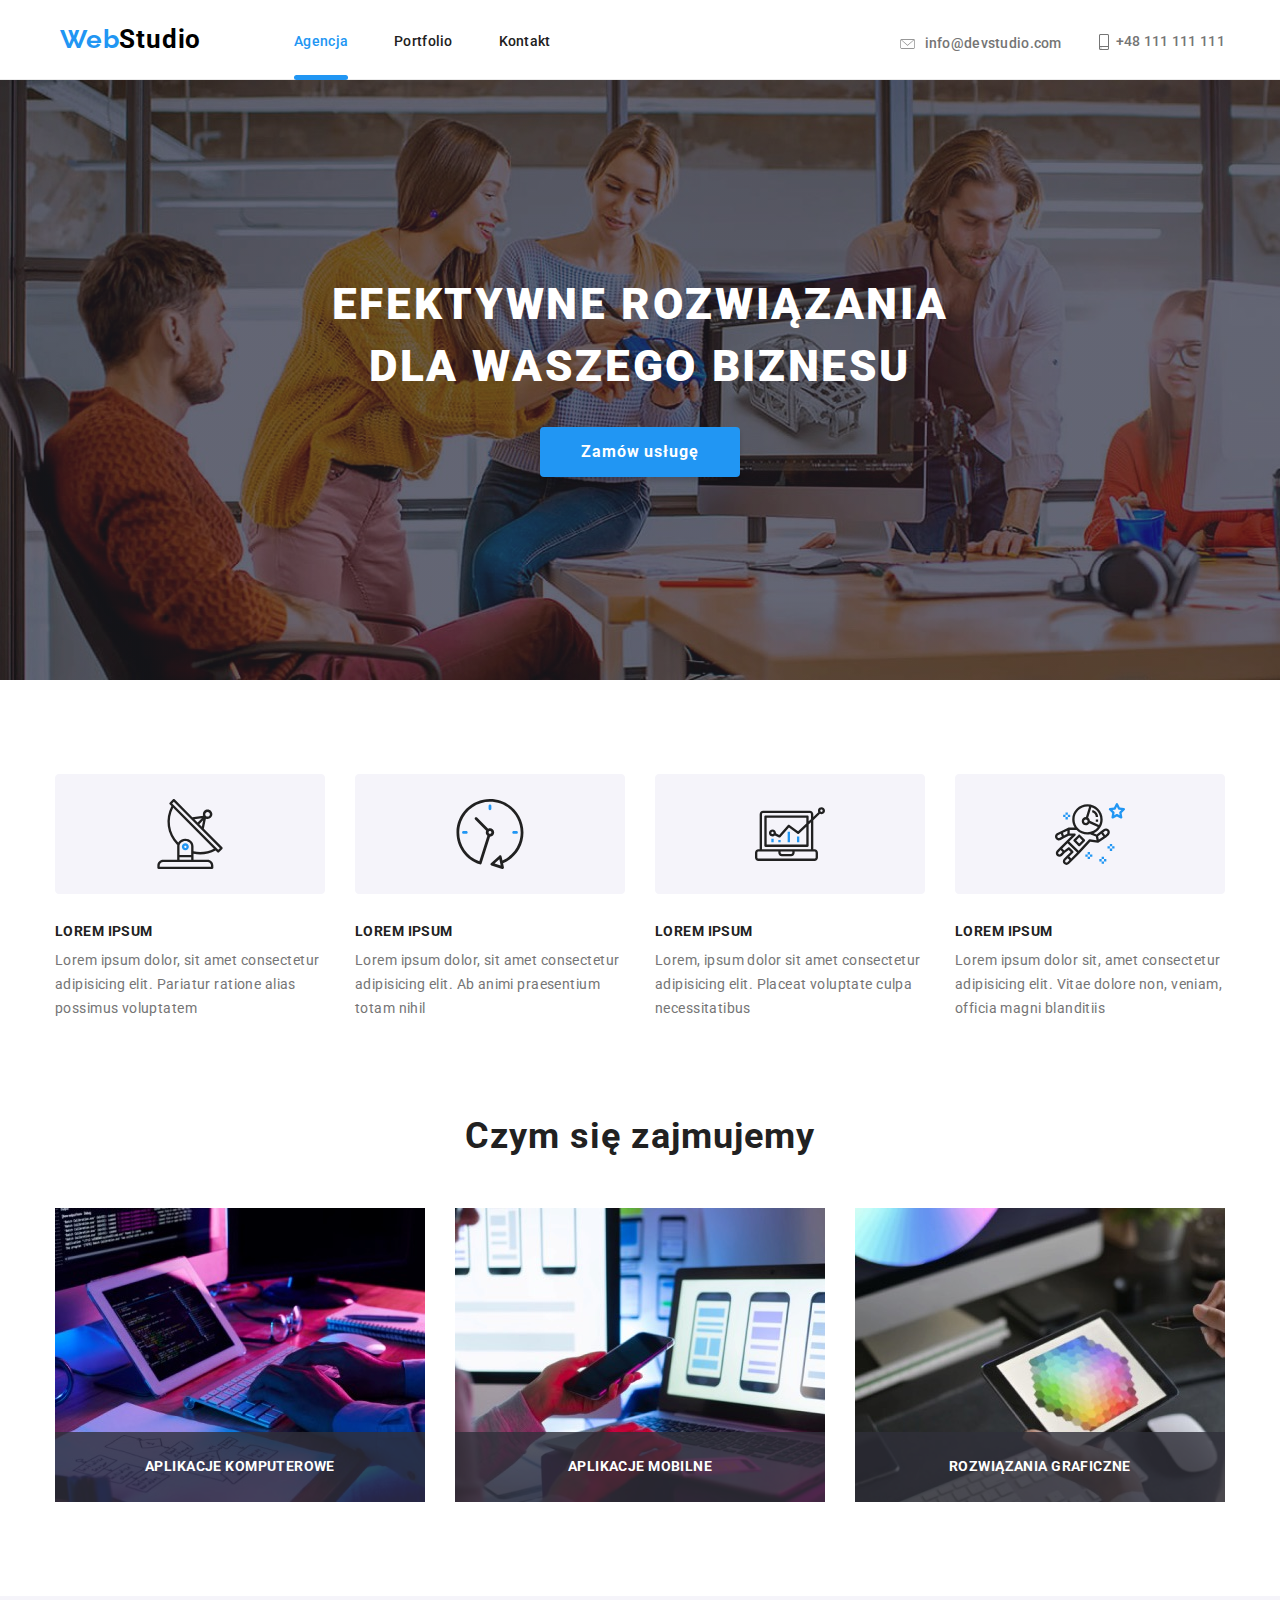
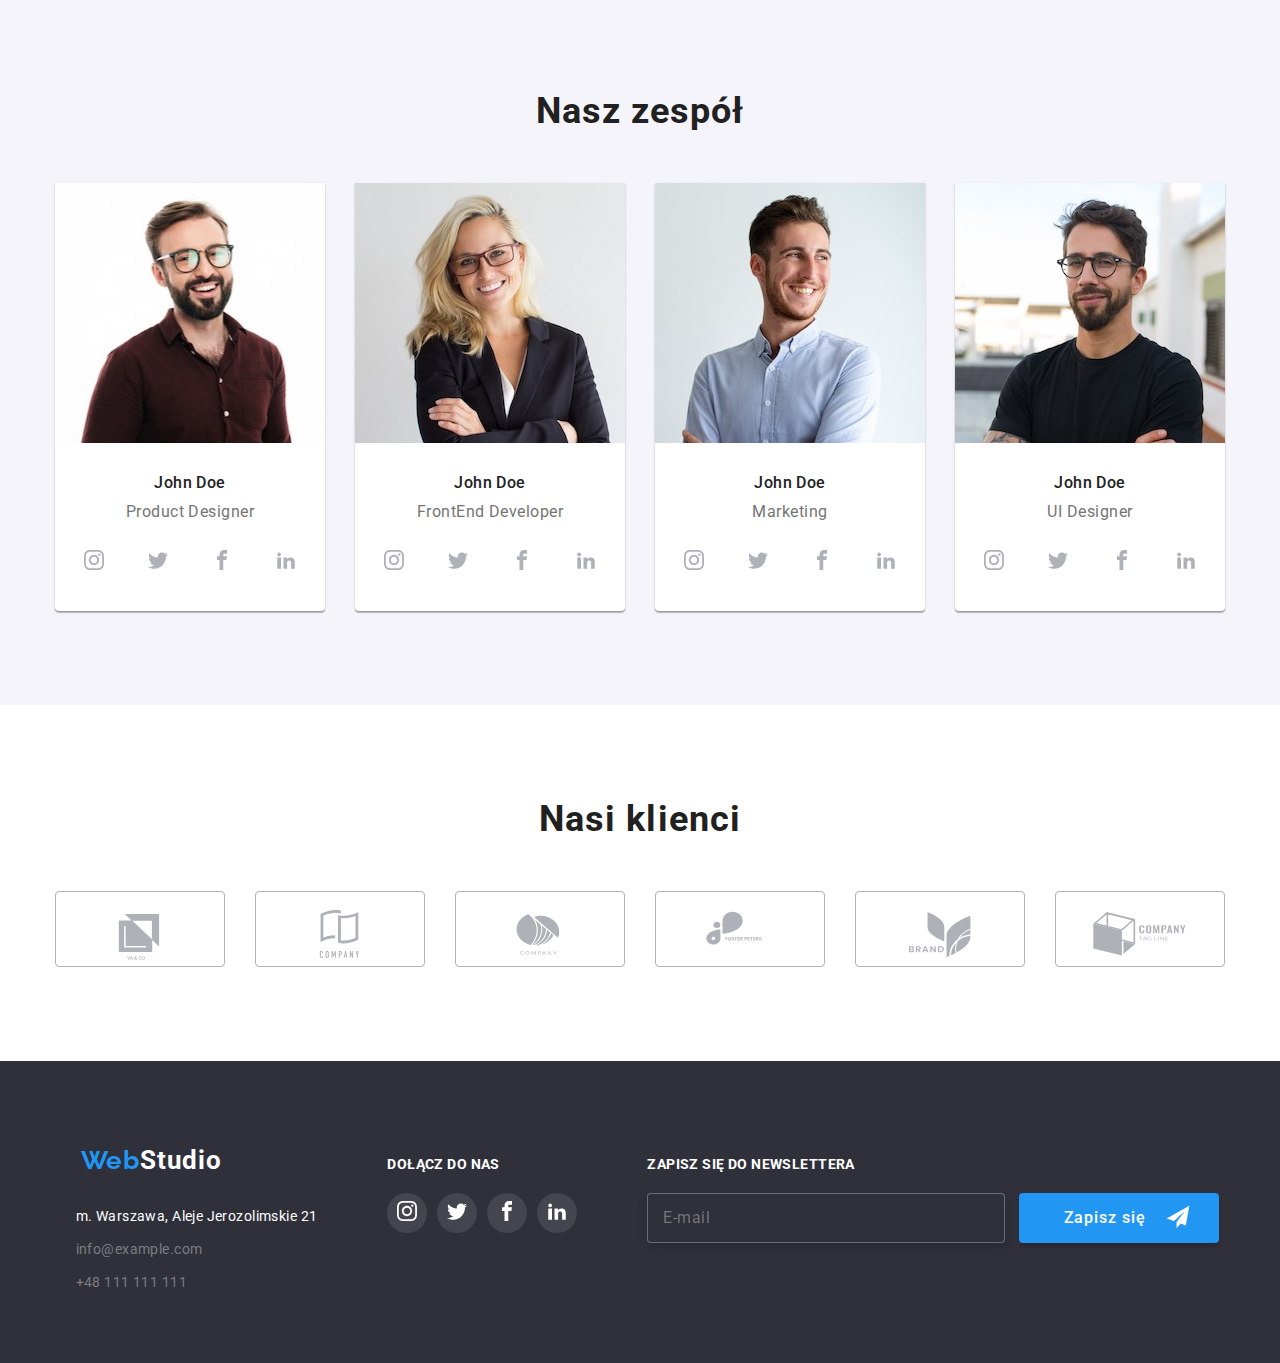
<file: index.html>
<!DOCTYPE html>
<html lang="pl">

<head>
    <meta charset="utf-8">
    <meta http-equiv="X-UA-Compatible" content="IE=edge">
    <meta name="viewport" content="width=device-width, initial-scale=1.0">
    <link rel="stylesheet" href="https://cdnjs.cloudflare.com/ajax/libs/modern-normalize/1.0.0/modern-normalize.min.css">
    <link rel="preconnect" href="https://fonts.googleapis.com"> 
    <link rel="preconnect" href="https://fonts.gstatic.com" crossorigin> 
    <link href="https://fonts.googleapis.com/css2?family=Anek+Latin:wght@700&family=Raleway:wght@700&family=Roboto:wght@400;500;700;900&display=swap" rel="stylesheet">
    <link rel="stylesheet" href="css/main.min.css">
    <title>WebStudio</title>
</head>

<body class="body">
    
    <!--HEADER-->

    <header class="header">
        <div class="container header__links">
            <a class="logo" href="index.html" target="_self"><span class="logo__link">Web</span>Studio</a>
            <nav class="nav">    
                <ul class="nav-list list">
                    <li>
                        <a class="nav-list__item nav-list__item--active" href="index.html">Agencja</a>
                    </li>
                    <li>
                        <a class="nav-list__item" href="portfolio.html" target="_self">Portfolio</a>
                    </li>
                    <li>
                        <a class="nav-list__item" href="#">Kontakt</a>
                    </li>
                </ul>
            </nav>
            <div>
                <ul class="contacts list">
                    <li> 
                        <a class="contacts__link" href="mailto:info@devstudio.com">
                            <svg class="icon contacts__icon" width="25" height="20" viewBox="0 0 25 20">
                                <use href="./images/icons.svg#icon-mail-envelope-closed"></use>
                            </svg>
                            info@devstudio.com
                        </a>
                    </li>
                    <li>
                        <a class="contacts__link" href="tel:+48111111111"> 
                            <svg class="icon contacts__icon" width="20" height="16" viewBox="0 0 20 16">
                                <use href="./images/icons.svg#icon-smartphone"></use>
                            </svg>
                            +48 111 111 111
                        </a>
                    </li>
                </ul>
            </div>
        </div>
    </header>

    <!--GŁÓWNA ZAWARTOŚĆ STRONY-->
    
    <main>
        <section class="solution section">
            <div class="container">
                <h1 class="solution__header">EFEKTYWNE ROZWIĄZANIA DLA WASZEGO BIZNESU</h1>
                <button class="solution-button" type="button"data-modal-open>Zamów usługę </button>
                <div class="modal is-hidden" data-modal>
                    <section class="modal__content">
                        <button class="modal-exit" data-modal-close>X</button>
                        <h2 class="modal__title">Zostaw swoje dane w formularzu poniżej</h2>
                        <form name="signup-form" autocomplete="on">
                            <label>
                                <span class="modal__text">Imię</span>
                                <input type="text" name="name" class="modal__box"/>
                                <svg class="modal__name-icon">
                                    <use href="./images/icons.svg#icon-person-black-18dp-1"></use>
                                </svg>
                            </label>
                            <label>
                                <span class="modal__text">Telefon</span>
                                <input type="tel" name="phone" class="modal__box"/>
                                <svg class="modal__phone-icon">
                                    <use href="./images/icons.svg#icon-phone-black-18dp-1"></use>
                                </svg>
                            </label> 
                            <label>
                                <span class="modal__text">Email</span>
                                <input type="email" name="email" class="modal__box"/>
                                <svg class="modal__email-icon">
                                    <use href="./images/icons.svg#icon-email-black-18dp-1"></use>
                                </svg>
                            </label>
                            <label>
                                <span class="modal__text">Komentarz</span>   
                                <textarea name="feedback" rows="6" placeholder="Wprowadź tekst" class="modal__textarea"></textarea>
                            </label>
                            <label class="modal-checkbox">
                                <span class="modal-checkbox__text">Oświadczam iż akceptuję <a href="" class="modal-checkbox__link">Regulamin</a> i <a href="" class="modal-checkbox__link">Politykę Prywatności</a>.</span>
                                <input type="checkbox" name="statut" value="Oświadczam iż akceptuję Regulamin i Politykę Prywatności."/>
                                <span class="checkmark">
                                    <svg class="modal-checkbox__icon" viewbox="0 0 34 32">
                                        <use href="./images/icons.svg#icon-icon-check"></use>
                                    </svg>
                                </span>
                            </label>
                            <div class="modal-button">
                                <button type="submit" class="modal-button__label">Wyślij</button>
                            </div>
                        </form>
                    </section>
                </div>
            </div>
        </section>        

        <section class="lorem section">
            <div class="container">
                <ul class="lorem__list list">
                    <li class="lorem__item">
                        <div class="lorem__icon">
                            <svg width="270" height="120" viewBox="0 0 72 32">
                                <use href="./images/icons.svg#icon-Group-1"></use>
                            </svg>
                        </div>
                        <h4 class="lorem__title">LOREM IPSUM</h4>
                        <p class="lorem__description">
                        Lorem ipsum dolor, sit amet consectetur adipisicing elit. Pariatur ratione alias possimus voluptatem </p>
                    </li>
                    <li class="lorem__item">
                        <div class="lorem__icon">
                            <svg width="270" height="120" viewBox="0 0 72 32">
                                <use href="./images/icons.svg#icon-Group-2"></use>
                            </svg>
                        </div>
                        <h4 class="lorem__title">LOREM IPSUM</h4>
                        <p class="lorem__description">
                        Lorem ipsum dolor, sit amet consectetur adipisicing elit. Ab animi praesentium totam nihil</p>
                    </li>
                    <li class="lorem__item">
                        <div class="lorem__icon">
                            <svg width="270" height="120" viewBox="0 0 72 32">
                                <use href="./images/icons.svg#icon-Group-3"></use>
                            </svg>
                        </div>
                        <h4 class="lorem__title">LOREM IPSUM</h4>
                        <p class="lorem__description">
                        Lorem, ipsum dolor sit amet consectetur adipisicing elit. Placeat voluptate culpa necessitatibus</p>
                    </li>
                    <li class="lorem__item">
                        <div class="lorem__icon">
                            <svg width="270" height="120" viewBox="0 0 72 32">
                                <use href="./images/icons.svg#icon-Group-4"></use>
                            </svg>
                        </div>
                        <h4 class="lorem__title">LOREM IPSUM</h4>
                        <p class="lorem__description">
                        Lorem ipsum dolor sit, amet consectetur adipisicing elit. Vitae dolore non, veniam, officia magni blanditiis </p>
                    </li>
                </ul>
            </div>
        </section> 
        
        <section class="specialize section">
            <div class="container">
                <h2 class="specialize__title">Czym się zajmujemy</h2>
                <ul class="specialize__list list">
                    <li>
                        <figure class="specialize__img">
                            <img 
                            src="./images/img-5.jpg"
                            alt="programowanie strony"
                            width="370"
                            height="294"/>
                            <figcaption class="specialize__desc">Aplikacje komputerowe</figcaption>
                        </figure>
                    </li>
                    <li>
                        <figure class="specialize__img">
                            <img 
                            src="./images/img-2.jpg"
                            alt="sprawdzanie na innych urządzeniach"
                            width="370"
                            height="294"/>
                            <figcaption class="specialize__desc">Aplikacje mobilne</figcaption>
                        </figure>
                    </li>
                    <li>
                        <figure class="specialize__img">
                            <img 
                            src="./images/img-6.jpg"
                            alt="sprawdzanie kolorów"
                            width="370"
                            height="294"/>
                            <figcaption class="specialize__desc">Rozwiązania graficzne</figcaption>
                        </figure>
                    </li>
                </ul>
            </div>
        </section>

       <!--Nasz zespół-->

        <section class="team section">
            <div class="container">
                <h2 class="team__title">Nasz zespół</h2>
                <ul class="team__list list">
                    <li class="team__item">
                        <figure>
                            <img class="team__img"
                            src="./images/img.jpg" 
                            alt="team-product-designer" 
                            width="270" 
                            height="260" />
                            <figcaption>
                                <h4 class="team-member">John Doe</h4>
                                <p class="team-member__description">Product Designer</p>
                            </figcaption>
                            <div>
                                <ul class="social-media">
                                    <li class="social-media__item">
                                        <svg class="social-media__logo" width="20px" height="20px" viewBox="0 0 32 32">
                                            <use href="./images/icons.svg#icon-instagram"></use>
                                        </svg>
                                    </li>
                                    <li class="social-media__item">
                                        <svg class="social-media__logo" width="20px" height="20px" viewBox="0 0 32 32">
                                            <use href="./images/icons.svg#icon-twitter"></use>
                                        </svg>
                                    </li>
                                    <li class="social-media__item">
                                        <svg class="social-media__logo" width="20px" height="20px" viewBox="0 0 32 32">
                                            <use href="./images/icons.svg#icon-facebook"></use>
                                        </svg>
                                    </li>
                                    <li class="social-media__item">
                                        <svg class="social-media__logo" width="20px" height="20px" viewBox="0 0 32 32">
                                            <use href="./images/icons.svg#icon-linkedin2"></use>
                                        </svg>
                                    </li>
                                </ul>
                            </div>
                        </figure>
                    </li>
                    <li class="team__item">
                        <figure>
                            <img class="team__img"
                            src="./images/img-1.jpg"  
                            alt="Kobieta - Programista Frontendu"
                            width="270" 
                            height="260" />
                            <figcaption>
                                <h4 class="team-member">John Doe</h4>
                                <p class="team-member__description">FrontEnd Developer</p>
                            </figcaption>
                            <div>
                                <ul class="social-media">
                                    <li class="social-media__item">
                                        <svg class="social-media__logo" width="20px" height="20px" viewBox="0 0 32 32">
                                            <use href="./images/icons.svg#icon-instagram"></use>
                                        </svg>
                                    </li>
                                    <li class="social-media__item">
                                        <svg class="social-media__logo" width="20px" height="20px" viewBox="0 0 32 32">
                                            <use href="./images/icons.svg#icon-twitter"></use>
                                        </svg>
                                    </li>
                                    <li class="social-media__item">
                                        <svg class="social-media__logo" width="20px" height="20px" viewBox="0 0 32 32">
                                            <use href="./images/icons.svg#icon-facebook"></use>
                                        </svg>
                                    </li>
                                    <li class="social-media__item">
                                        <svg class="social-media__logo" width="20px" height="20px" viewBox="0 0 32 32">
                                            <use href="./images/icons.svg#icon-linkedin2"></use>
                                        </svg>
                                    </li>
                                </ul>
                            </div>
                        </figure>
                    </li>
                    <li class="team__item">
                        <figure>
                            <img class="team__img"
                            src="./images/img-3.jpg"  
                            alt="John Doe - Marketingowiec"
                            width="270" 
                            height="260"/>
                            <figcaption>
                                <h4 class="team-member">John Doe</h4>
                                <p class="team-member__description">Marketing</p>
                            </figcaption>
                            <div>
                                <ul class="social-media">
                                    <li class="social-media__item">
                                        <svg class="social-media__logo" width="20px" height="20px" viewBox="0 0 32 32">
                                            <use href="./images/icons.svg#icon-instagram"></use>
                                        </svg>
                                    </li>
                                    <li class="social-media__item">
                                        <svg class="social-media__logo" width="20px" height="20px" viewBox="0 0 32 32">
                                            <use href="./images/icons.svg#icon-twitter"></use>
                                        </svg>
                                    </li>
                                    <li class="social-media__item">
                                        <svg class="social-media__logo" width="20px" height="20px" viewBox="0 0 32 32">
                                            <use href="./images/icons.svg#icon-facebook"></use>
                                        </svg>
                                    </li>
                                    <li class="social-media__item">
                                        <svg class="social-media__logo" width="20px" height="20px" viewBox="0 0 32 32">
                                            <use href="./images/icons.svg#icon-linkedin2"></use>
                                        </svg>
                                    </li>
                                </ul>
                            </div>    
                        </figure>
                    </li>
                    <li class="team__item">
                        <figure>
                            <img class="team__img"
                            src="./images/img-4.jpg"  
                            alt="John Doe - Designer UI"
                            width="270" 
                            height="260"/>
                            <figcaption>
                                <h4 class="team-member">John Doe</h4>
                                <p class="team-member__description">UI Designer</p>
                            </figcaption>
                            <div>
                                <ul class="social-media">
                                    <li class="social-media__item">
                                        <svg class="social-media__logo" width="20px" height="20px" viewBox="0 0 32 32">
                                            <use href="./images/icons.svg#icon-instagram"></use>
                                        </svg>
                                    </li>
                                    <li class="social-media__item">
                                        <svg class="social-media__logo" width="20px" height="20px" viewBox="0 0 32 32">
                                            <use href="./images/icons.svg#icon-twitter"></use>
                                        </svg>
                                    </li>
                                    <li class="social-media__item">
                                        <svg class="social-media__logo" width="20px" height="20px" viewBox="0 0 32 32">
                                            <use href="./images/icons.svg#icon-facebook"></use>
                                        </svg>
                                    </li>
                                    <li class="social-media__item">
                                        <svg class="social-media__logo" width="20px" height="20px" viewBox="0 0 32 32">
                                            <use href="./images/icons.svg#icon-linkedin2"></use>
                                        </svg>
                                    </li>
                                </ul>
                            </div>
                        </figure>
                    </li>
                </ul>
            </div>
        </section> 

    <!--Nasi klienci-->

        <section class="clients section">
            <div class="container">
                <h2 class="clients__title">Nasi klienci</h2>
                <ul class="clients__list list">
                    <li class="clients__item">
                        <svg width="168" height="74">
                            <use href="./images/icons.svg#icon-Client-1"></use>
                        </svg>
                    </li>
                    <li class="clients__item">
                        <svg width="168" height="74">
                            <use href="./images/icons.svg#icon-Client-2"></use>
                        </svg>
                    </li>
                    <li class="clients__item">
                        <svg width="168" height="74">
                            <use href="./images/icons.svg#icon-Client-3"></use>
                        </svg>
                    </li>
                    <li class="clients__item">
                        <svg width="168" height="74">
                            <use href="./images/icons.svg#icon-Client-4"></use>
                        </svg>
                    </li>
                    <li class="clients__item">
                        <svg width="168" height="74">
                            <use href="./images/icons.svg#icon-Client-5"></use>
                        </svg>
                    </li>
                    <li class="clients__item">
                        <svg width="168" height="74">
                            <use href="./images/icons.svg#icon-Client-6"></use>
                        </svg>
                    </li>
                </ul>
            </div>
        </section>
    </main>

    <!--FOOTER-->

    <footer class="footer">
        <div class="container footer-section">
            <section>
                <ul class="footer-section__list">
                    <li class="footer-logo">
                        <a class="logo" href="index.html"><span class="logo__link">Web</span><span class="logo__link--white">Studio</span></a>
                    </li>
                    <li>
                        <address class="footer__address"> m. Warszawa, Aleje Jerozolimskie 21</address>
                    </li>
                    <li class="footer-section__item">
                        <a class="footer-section__item--contact" href="mailto:info@example.com">info@example.com</a>
                    </li>
                    <li class="footer-section__item">
                        <a class="footer-section__item--contact" href="tel:+48111111111">+48 111 111 111</a>
                    </li>
                </ul>
            </section>    
            <section class="footer__social-media">
                <p class="footer__title">DOŁĄCZ DO NAS</p>
                <div>
                    <ul class="footer__social-list list">
                        <li class="footer__social-item">
                            <a>
                                <svg width="20" height="20" viewBox="0 0 32 32">
                                    <use href="./images/icons.svg#icon-instagram"></use>
                                </svg>
                            </a>
                        </li>
                        <li class="footer__social-item">
                            <a>
                                <svg width="20" height="20" viewBox="0 0 32 32">
                                    <use href="./images/icons.svg#icon-twitter"></use>
                                </svg>
                            </a>
                        </li>
                        <li class="footer__social-item">
                            <a>
                                <svg width="20" height="20" viewBox="0 0 32 32">
                                    <use href="./images/icons.svg#icon-facebook"></use>
                                </svg>
                            </a>
                        </li>
                        <li class="footer__social-item">
                            <a>
                                <svg width="20" height="20" viewBox="0 0 32 32">
                                    <use href="./images/icons.svg#icon-linkedin2"></use>
                                </svg>
                            </a>
                        </li>
                    </ul>
                </div>
            </section> 
            <section class="newsletter">
                <div>
                    <p class="footer__title">Zapisz się do newslettera</p>
                    <form name="newsletter" autocomplete="on"novalidate>
                        <label>
                            <input class="newsletter__input" type="email" name="email" placeholder="E-mail"/>  
                        </label>
                        <button class="footer-btn" type="submit">
                            <span class="footer-btn__label">Zapisz się</span>
                            <svg class="footer-btn__icon" viewBox="0 0 34 32">
                                <use href="./images/icons.svg#icon-icon-send"></use>
                            </svg>
                        </button>
                    </form>
                </div>
            </section>
        </div>
    </footer>
    <script src="./js/modal.js"></script>
</body>

</html>
</file>
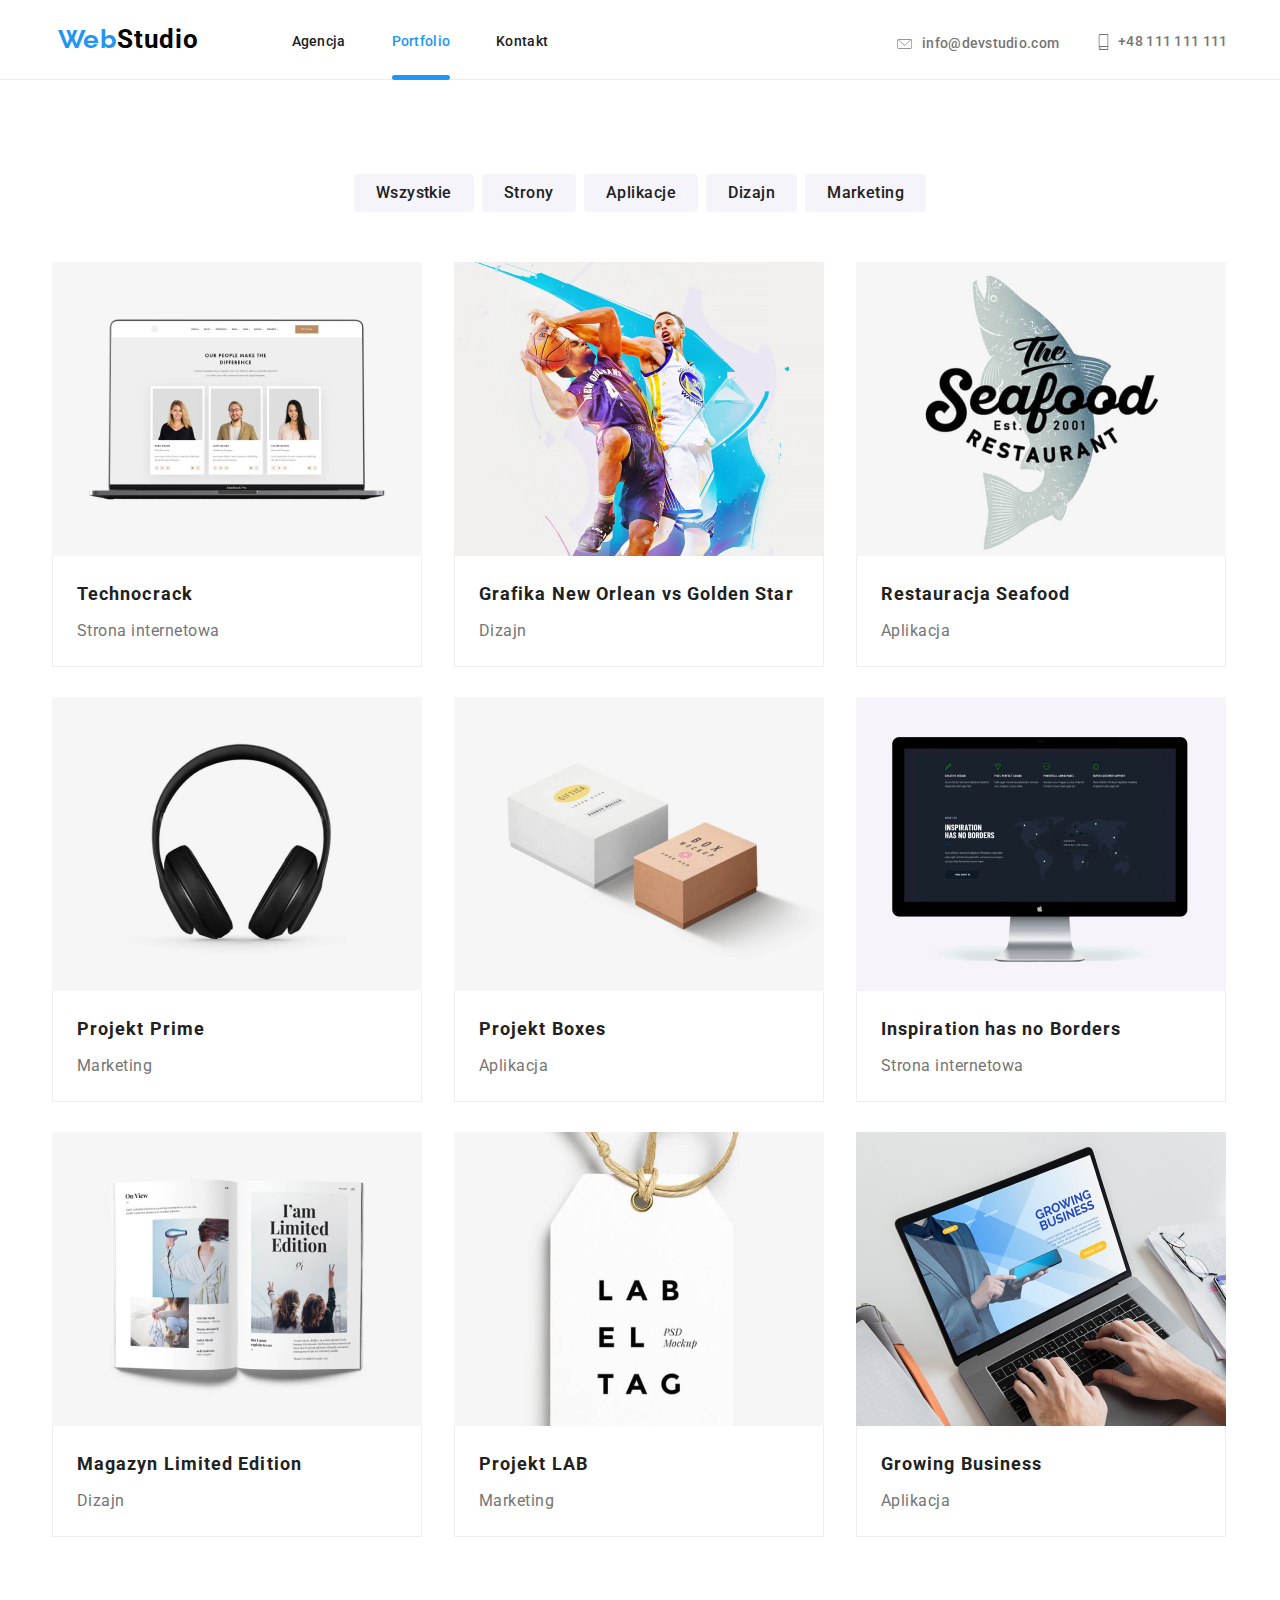
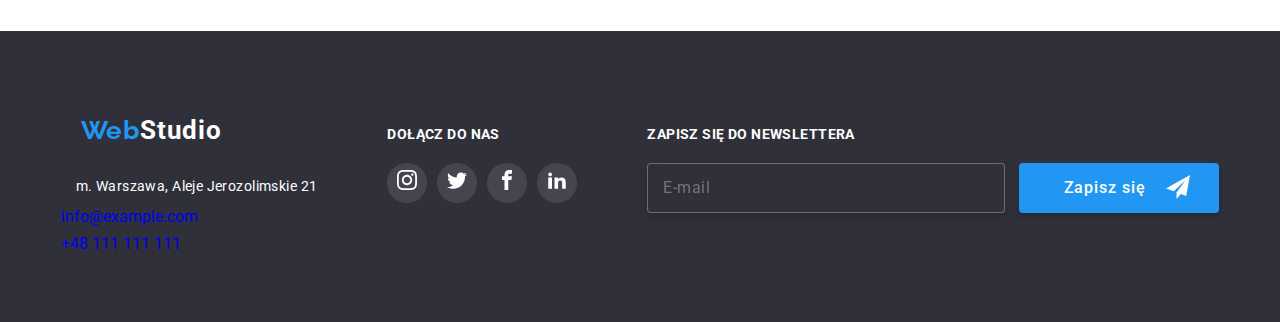
<file: portfolio.html>
<!DOCTYPE html>
<html lang="pl">

<head>
    <meta charset="utf-8">
    <meta http-equiv="X-UA-Compatible" content="IE=edge">
    <meta name="viewport" content="width=device-width, initial-scale=1.0">
    <link rel="stylesheet" href="https://cdnjs.cloudflare.com/ajax/libs/modern-normalize/1.0.0/modern-normalize.min.css">
    <title>WebStudio/Portfolio</title>
    <link rel="preconnect" href="https://fonts.googleapis.com"> 
    <link rel="preconnect" href="https://fonts.gstatic.com" crossorigin> 
    <link href="https://fonts.googleapis.com/css2?family=Anek+Latin:wght@700&family=Raleway:wght@700&family=Roboto:wght@400;500;700;900&display=swap" rel="stylesheet">
    <link rel="stylesheet" href="css/main.min.css">
</head>

<body>

    <!--HEADER-->
    
    <header class="header">
        <div class="container header__links">
            <a class="logo" href="index.html" target="_self"><span class="logo__link">Web</span>Studio</a>
            <nav class="nav">    
                <ul class="nav-list list">
                    <li>
                        <a class="nav-list__item" href="index.html">Agencja</a>
                    </li>
                    <li>
                        <a class="nav-list__item nav-list__item--active" href="portfolio.html" target="_self">Portfolio</a>
                    </li>
                    <li>
                        <a class="nav-list__item" href="#footer">Kontakt</a>
                    </li>
                </ul>
            </nav>
            <div>
                <ul class="contacts list">
                    <li> 
                        <a class="contacts__link" href="mailto:info@devstudio.com">
                            <svg class="icon contacts__icon" width="25" height="20" viewBox="0 0 25 20">
                                <use href="./images/icons.svg#icon-mail-envelope-closed"></use>
                            </svg>
                            info@devstudio.com
                        </a>
                    </li>
                    <li>
                        <a class="contacts__link" href="tel:+48111111111"> 
                            <svg class="icon contacts__icon" width="25" height="16" viewBox="0 0 10 16">
                                <use href="./images/icons.svg#icon-smartphone"></use>
                            </svg>
                            +48 111 111 111
                        </a>
                    </li>
                </ul>
            </div>
        </div>
    </header>
   
    <!--GŁÓWNA ZAWARTOŚĆ STRONY-->

    <main class="portfolio">
        <section class="section">
            <div class="container">
                <ul class="aside-list list">
                    <li>
                        <button class="aside-list__button" type="button">Wszystkie</button>
                    </li>
                    <li>
                        <button class="aside-list__button" type="button">Strony</button>
                    </li>
                    <li>
                        <button class="aside-list__button" type="button">Aplikacje</button>
                    </li>
                    <li>
                        <button class="aside-list__button" type="button">Dizajn</button>
                    </li>
                    <li>
                        <button class="aside-list__button" type="button">Marketing</button>
                    </li>
                </ul>
            </div>    
            
            <!--SEKCJA WSZYSTKIE-->
        
            <div class="container">
                <ul class="portfolio-list">
                    <li>
                        <figure class="portfolio-list__figure"> 
                            <div class="portfolio-list__box">
                                <div class="portfolio-list__overlay">
                                    <p class="portfolio-list__text">
                                    Technocrack jest popularną platformą wykorzystywaną do rozpowszechniania koronawirusa. Firmy wykorzystują tę platformę do celów szpiegowskich i ataków na niezabezpieczone serwery konkurencji</p>
                                </div>
                                <img src="./images/img-7-p.jpg" alt="Makieta strony internetowej" width="370" height="294"/>
                            </div> 
                            <figcaption class="portfolio-list__item">
                                <h2 class="portfolio-list__title">Technocrack</h2>
                                <p class="portfolio-list__descr">Strona internetowa</p>
                            </figcaption>
                        </figure>
                    </li>
                    <li>
                        <figure class="portfolio-list__figure">
                            <div class="portfolio-list__box">
                                <div class="portfolio-list__overlay">
                                    <p class="portfolio-list__text">
                                    Technocrack jest popularną platformą wykorzystywaną do rozpowszechniania koronawirusa. Firmy wykorzystują tę platformę do celów szpiegowskich i ataków na niezabezpieczone serwery konkurencji</p>
                                </div>
                                <img src="./images/img-8-p.jpg" alt="Koszykarze" width="370" height="294"/>
                            </div>
                            <figcaption class="portfolio-list__item">
							    <h2 class="portfolio-list__title">Grafika New Orlean vs Golden Star</h2>
                                <p class="portfolio-list__descr">Dizajn</p>
                            </figcaption>
                        </figure>
                    </li>
                    <li>
                        <figure class="portfolio-list__figure">
                            <div class="portfolio-list__box">
                                <div class="portfolio-list__overlay">
                                    <p class="portfolio-list__text">
                                    Technocrack jest popularną platformą wykorzystywaną do rozpowszechniania koronawirusa. Firmy wykorzystują tę platformę do celów szpiegowskich i ataków na niezabezpieczone serwery konkurencji</p>
                                </div>
                                <img src="./images/img-9-p.jpg" alt="Logo restauracji Seafood" width="370" height="294"/>
                            </div>
                            <figcaption class="portfolio-list__item">
                                <h2 class="portfolio-list__title">Restauracja Seafood</h2>
                                <p class="portfolio-list__descr">Aplikacja</p>
                            </figcaption>
                        </figure>
                    </li>
                    <li>
                        <figure class="portfolio-list__figure">
                            <div class="portfolio-list__box">
                                <div class="portfolio-list__overlay">
                                    <p class="portfolio-list__text">
                                    Technocrack jest popularną platformą wykorzystywaną do rozpowszechniania koronawirusa. Firmy wykorzystują tę platformę do celów szpiegowskich i ataków na niezabezpieczone serwery konkurencji</p>
                                </div>
                                <img src="./images/img-10-p.jpg" alt="Czarne słuchawki" width="370" height="294"/>
                            </div>
                            <figcaption class="portfolio-list__item">
                                <h2 class="portfolio-list__title">Projekt Prime</h2>
                                <p class="portfolio-list__descr">Marketing</p>
                            </figcaption>
                        </figure>
                    </li>
                    <li>
                        <figure class="portfolio-list__figure">
                            <div class="portfolio-list__box">
                                <div class="portfolio-list__overlay">
                                    <p class="portfolio-list__text">
                                    Technocrack jest popularną platformą wykorzystywaną do rozpowszechniania koronawirusa. Firmy wykorzystują tę platformę do celów szpiegowskich i ataków na niezabezpieczone serwery konkurencji</p>
                                </div>
                                <img src="./images/img-11-p.jpg" alt="Dwa kartony" width="370" height="294"/>
                            </div>
                            <figcaption class="portfolio-list__item">
                                <h2 class="portfolio-list__title">Projekt Boxes</h2>
                                <p class="portfolio-list__descr">Aplikacja</p>
                            </figcaption>
                        </figure>
                    </li>
                    <li>
                        <figure class="portfolio-list__figure">
                            <div class="portfolio-list__box">
                                <div class="portfolio-list__overlay">
                                    <p class="portfolio-list__text">
                                    Technocrack jest popularną platformą wykorzystywaną do rozpowszechniania koronawirusa. Firmy wykorzystują tę platformę do celów szpiegowskich i ataków na niezabezpieczone serwery konkurencji</p>
                                </div>
                                <img src="./images/img-12-p.jpg" alt="Monitor" width="370" height="294"/>
                            </div>
                            <figcaption class="portfolio-list__item">
                                <h2 class="portfolio-list__title">Inspiration has no Borders</h2>
                                <p class="portfolio-list__descr">Strona internetowa</p>
                            </figcaption>
                        </figure>
                    </li>
                    <li>
                        <figure class="portfolio-list__figure">
                            <div class="portfolio-list__box">
                                <div class="portfolio-list__overlay">
                                    <p class="portfolio-list__text">
                                    Technocrack jest popularną platformą wykorzystywaną do rozpowszechniania koronawirusa. Firmy wykorzystują tę platformę do celów szpiegowskich i ataków na niezabezpieczone serwery konkurencji</p>
                                </div>
                                <img src="./images/img-13-p.jpg" alt="Magazyn" width="370" height="294"/>
                            </div>
                            <figcaption class="portfolio-list__item">
                                <h2 class="portfolio-list__title">Magazyn Limited Edition</h2>
                                <p class="portfolio-list__descr">Dizajn</p>
                            </figcaption>
                        </figure>
                    </li>
                    <li>
                        <figure class="portfolio-list__figure">
                            <div class="portfolio-list__box">
                                <div class="portfolio-list__overlay">
                                    <p class="portfolio-list__text">
                                    Technocrack jest popularną platformą wykorzystywaną do rozpowszechniania koronawirusa. Firmy wykorzystują tę platformę do celów szpiegowskich i ataków na niezabezpieczone serwery konkurencji</p>
                                </div>
                                <img src="./images/img-14-p.jpg" alt="zawieszka lab" width="370" height="294"/>
                            </div>
                            <figcaption class="portfolio-list__item">
                                <h2 class="portfolio-list__title">Projekt LAB</h2>
                                <p class="portfolio-list__descr">Marketing</p>
                            </figcaption>
                        </figure>
                    </li>
                    <li>
                        <figure class="portfolio-list__figure">
                            <div class="portfolio-list__box">
                                <div class="portfolio-list__overlay">
                                    <p class="portfolio-list__text">
                                    Technocrack jest popularną platformą wykorzystywaną do rozpowszechniania koronawirusa. Firmy wykorzystują tę platformę do celów szpiegowskich i ataków na niezabezpieczone serwery konkurencji</p>
                                </div>
                                <img src="./images/img-15-p.jpg" alt="Laptop" width="370" height="294"/>
                            </div>
                            <figcaption class="portfolio-list__item">
                                <h2 class="portfolio-list__title">Growing Business</h2>
                                <p class="portfolio-list__descr">Aplikacja</p>
                            </figcaption>
                        </figure>
                    </li>
                </ul>
            </section> 
        </div>
    </main>

    <!--FOOTER-->
    
    <footer class="footer">
        <div class="container footer-section">
            <section>
                <ul class="footer-section__list">
                    <li class="footer-logo">
                        <a class="logo" href="index.html"><span class="logo__link">Web</span><span class="logo__link--white">Studio</span></a>
                    </li>
                    <li>
                        <address class="footer__address"> m. Warszawa, Aleje Jerozolimskie 21</address>
                    </li>
                    <li class="footer-section__item">
                        <a class="footer-section__item--grey" href="mailto:info@example.com">info@example.com</a>
                    </li>
                    <li class="footer-section__item">
                        <a class="footer-section__item--grey" href="tel:+48111111111">+48 111 111 111</a>
                    </li>
                </ul>
            </section>    
            <section class="footer__social-media">
                <p class="footer__title">DOŁĄCZ DO NAS</p>
                <div>
                    <ul class="footer__social-list list">
                        <li class="footer__social-item">
                            <a>
                                <svg width="20" height="20" viewBox="0 0 32 32">
                                    <use href="./images/icons.svg#icon-instagram"></use>
                                </svg>
                            </a>
                        </li>
                        <li class="footer__social-item">
                            <a>
                                <svg width="20" height="20" viewBox="0 0 32 32">
                                    <use href="./images/icons.svg#icon-twitter"></use>
                                </svg>
                            </a>
                        </li>
                        <li class="footer__social-item">
                            <a>
                                <svg width="20" height="20" viewBox="0 0 32 32">
                                    <use href="./images/icons.svg#icon-facebook"></use>
                                </svg>
                            </a>
                        </li>
                        <li class="footer__social-item">
                            <a>
                                <svg width="20" height="20" viewBox="0 0 32 32">
                                    <use href="./images/icons.svg#icon-linkedin2"></use>
                                </svg>
                            </a>
                        </li>
                    </ul>
                </div>
            </section> 
            <section class="newsletter">
                <div>
                    <p class="footer__title">Zapisz się do newslettera</p>
                    <form name="newsletter" autocomplete="on"novalidate>
                        <label>
                            <input class="newsletter__input" type="email" name="email" placeholder="E-mail"/>  
                        </label>
                        <button class="footer-btn" type="submit">
                            <span class="footer-btn__label">Zapisz się</span>
                            <svg class="footer-btn__icon">
                                <use href="./images/icons.svg#icon-icon-send"></use>
                            </svg>
                        </button>
                    </form>
                </div>
            </section>
        </div>
    </footer>
</body>

</html>
</file>
<file: css/main.min.css>
body{font-family:"Roboto","Raleway",sans-serif;background-color:#fff;color:#212121;width:100%}*,*:before,*:after{margin:0;padding:0;box-sizing:border-box;list-style:none;text-decoration:none}h1,h2,h3,h4,h5,h6{margin:0}li{display:list-item}.aside-list,.portfolio-list,.specialize__list,.team__list,.clients__list{list-style:none}.container{max-width:1200px;margin-left:auto;margin-right:auto;display:block;justify-content:center}.section{padding:94px 0 94px 0}.aside-list{display:flex;gap:8px;padding-bottom:50px;padding-left:15px;padding-right:15px;justify-content:center}.aside-list__button{font-family:"Roboto";font-weight:500;font-size:16px;line-height:1.6;text-align:center;border-radius:4px;background-color:#f5f4fa;color:#212121;letter-spacing:.03em;padding-top:6px;padding-bottom:6px;padding-left:22px;padding-right:22px;border:0px;cursor:pointer;transition:color 250ms,background 250ms,box-shadow 250ms;transition-timing-function:cubic-bezier(0.4, 0, 0.2, 1)}.aside-list__button:hover,.aside-list__button:focus{background-color:#2196f3;color:#fff;border-radius:4px;box-shadow:0px 1px 3px rgba(0,0,0,.12),0px 1px 1px rgba(0,0,0,.14),0px 2px 1px rgba(0,0,0,.2)}.checkmark{height:15px;width:16px;background-color:#fff;border:2px solid #000;position:absolute;top:3px;left:55px;cursor:pointer;border-radius:2px}.clients{background-color:#fff}.clients__title{text-align:center;font-family:"Roboto";font-weight:700;font-size:36px;letter-spacing:.03em;line-height:1.16;margin:0;padding-bottom:50px}.clients__list{display:flex;flex-direction:row;justify-content:center}.clients__item{display:flex;border:solid #afb1b8 1px;border-radius:4px;width:74;height:32;justify-content:center;align-items:center;cursor:pointer;fill:#afb1b8;transition:fill 250ms,border 250ms;transition-timing-function:cubic-bezier(0.4, 0, 0.2, 1)}.clients__item:not(:last-child){margin-right:30px}.clients__item:hover,.clients__item:focus{fill:#2196f3;cursor:pointer;border:solid #2196f3 1px;transition:fill 250ms,border 250ms;transition-timing-function:cubic-bezier(0.4, 0, 0.2, 1)}.clients__item svg{width:168px}.contacts{display:flex;padding-left:345px;padding-right:0px;padding-top:32px;padding-bottom:32px;gap:30px;justify-self:center}.contacts__icon{margin:2px;fill:currentColor}.contacts__link{text-decoration:none;color:#757575;fill:#757575;line-height:1.1;font-size:14px;font-weight:500;font-family:"Roboto";letter-spacing:.02em;display:flex;align-items:center;transition:color 250ms,fill 250ms;transition-timing-function:cubic-bezier(0.4, 0, 0.2, 1)}.contacts__link:focus,.contacts__link:hover{color:#2196f3;fill:#2196f3}.footer-btn{height:50px;width:200px;color:#fff;background-color:#2196f3;border-radius:4px;font-family:"Roboto";font-weight:500;font-size:16px;line-height:1.6;letter-spacing:.06em;text-align:center;padding:2px 25px 5px 25px;margin-left:10px;border:none;display:inline-flex;justify-content:center;box-shadow:0px 4px 4px rgba(0,0,0,.15);cursor:pointer;transition:color 250ms,background 250ms,box-shadow 250ms;transition-timing-function:cubic-bezier(0.4, 0, 0.2, 1)}.footer-btn:hover{transform:scale(1.1)}.footer-btn__label{padding:10px 20px 10px 15px}.footer-btn__icon{fill:#fff;height:24px;width:24px;margin-top:10px}.footer{background-color:#2f303a;padding-top:60px;padding-bottom:60px}.footer__address{font-style:normal;font-family:"Roboto";display:block;padding-bottom:9px;padding-left:15px;color:#fff;font-size:14px;font-weight:400;line-height:1.7;letter-spacing:.03em}.footer__title{font-family:"Roboto";font-size:14px;font-weight:700;line-height:1.14;letter-spacing:.03em;text-transform:uppercase;color:#fff;margin:0}.footer-section{display:flex;align-items:baseline}.footer-section__list{list-style:none;display:block;margin:0;padding:0}.footer-section__item{padding-bottom:9px}.footer-section__item--contact{color:rgba(255,255,255,.3764705882);line-height:1.7;font-family:"Roboto";font-size:14px;font-weight:400;text-decoration:none;letter-spacing:.03em;padding-left:15px;transition:color 250ms;transition-timing-function:cubic-bezier(0.4, 0, 0.2, 1)}.footer-section__item--contact:hover{text-decoration:underline}.footer-section__item:hover,.footer-section__item:focus{color:#2196f3}.header{background-color:#fff;height:80px;border-bottom:1px solid #ececec}.header__links{display:flex}input::placeholder{font-family:"Roboto";font-size:16px;font-weight:400;line-height:20px;letter-spacing:.03em;text-align:left}input:-webkit-autofill,input:-webkit-autofill:hover,input:-webkit-autofill:focus,input:-webkit-autofill:active{transition:background-color 5000s ease-in-out 0s}input:-webkit-autofill{-webkit-text-fill-color:#fff !important}.logo{font-family:"Roboto",sans-serif;font-size:26px;font-weight:700;color:#000;padding-left:5px;padding-top:24px;padding-bottom:24px;display:block;letter-spacing:.03em}.logo__link{text-decoration:none;letter-spacing:.03em;font-family:"Raleway";font-size:26px;line-height:1.2;color:#2196f3}.logo__link--white{color:#fff}.footer-logo{padding-bottom:5px;padding-left:15px}.lorem{background-color:#fff}.lorem__title{font-family:"Roboto";font-size:14px;font-weight:700;line-height:1.1;text-transform:uppercase;letter-spacing:.03em;padding-top:30px;margin:0}.lorem__icon{display:flex;justify-content:center;align-items:center;border-radius:4px;width:270;height:120}.lorem__list{display:flex;padding-left:15px;padding-right:15px;justify-content:space-around}.lorem__description{color:#757575;font-size:14px;line-height:1.7;letter-spacing:.03em;font-weight:400;margin-top:10px;margin-bottom:0}.lorem__item:not(:last-child){padding-right:30px}.modal-button{margin-top:30px;margin-bottom:40px;display:flex;justify-content:center}.modal-button:hover{transform:scale(1.1)}.modal-button__label{width:200px;height:50px;background:#2196f3;box-shadow:0px 4px 4px rgba(0,0,0,.15);border:none;border-radius:4px;font-family:"Roboto";font-style:normal;font-weight:700;font-size:16px;line-height:30px;cursor:pointer;text-align:center;justify-content:center;letter-spacing:.06em;color:#fff;transition-duration:250ms;transition-timing-function:cubic-bezier(0.4, 0, 0.2, 1);transition-property:transform}.modal-checkbox{display:block;position:relative;cursor:pointer;margin-top:20px}.modal-checkbox input{opacity:0;cursor:pointer;height:0;width:0}.modal-checkbox__text{font-family:"Roboto";font-style:normal;font-weight:400;font-size:14px;line-height:24px;letter-spacing:.03em;color:#757575;text-shadow:0px 4px 4px rgba(0,0,0,.25);margin-left:80px;cursor:default}.modal-checkbox__link{color:#2196f3;text-decoration:underline;cursor:pointer}.modal-checkbox__icon{height:15px;width:16px;visibility:hidden}.modal-checkbox input:checked~.checkmark .modal-checkbox__icon{background-color:#2196f3;border:none;border-radius:2px;visibility:visible;position:absolute;top:-2px;left:-2px}.modal-exit{position:absolute;top:8px;right:8px;width:30px;height:30px;background-color:#fff;border:1px solid rgba(0,0,0,.1);border-radius:50%;cursor:pointer;transition:background-color 250ms,color 250ms,box-shadow 250ms;transition-timing-function:cubic-bezier(0.4, 0, 0.2, 1)}.modal-exit:hover{background-color:#2196f3;color:#fff;box-shadow:0px 1px 3px rgba(0,0,0,.12),0px 1px 1px rgba(0,0,0,.14),0px 2px 1px rgba(0,0,0,.2);transform:scale(1.1);transition:background-color 250ms,color 250ms,box-shadow 250ms;transition-timing-function:cubic-bezier(0.4, 0, 0.2, 1)}.modal{position:fixed;top:0;left:0;width:100%;height:100%;z-index:1000;background-color:rgba(0,0,0,.2);transition:opacity 250ms,visibility 250ms;transition-timing-function:cubic-bezier(0.4, 0, 0.2, 1)}.modal__content{position:absolute;top:50%;left:50%;width:528px;height:581px;transform:translate(-50%, -50%);background-color:#fff;box-shadow:0px 1px 3px rgba(0,0,0,.12),0px 1px 1px rgba(0,0,0,.14),0px 2px 1px rgba(0,0,0,.2);border-radius:4px}.modal__title{font-family:"Roboto";font-size:20px;font-weight:500;line-height:23px;letter-spacing:.03em;text-align:center;color:#212121;padding-bottom:2px;margin-top:40px}.modal__text{font-family:"Roboto";font-size:12px;font-weight:400;line-height:14px;letter-spacing:.01em;text-align:left;color:rgba(117,117,117,.5019607843);padding-left:40px;padding-bottom:4px;padding-top:10px;display:inline-block}.modal__box{width:448px;border:1px solid rgba(33,33,33,.2);border-radius:4px;height:40px;margin-left:40px;position:relative;padding-left:42px;outline:none}.modal__box:focus{border:1px solid #2196f3}.modal__name-icon{fill:#212121;height:12px;width:12px;position:absolute;top:108px;left:50px}.modal__phone-icon{fill:#212121;height:13px;width:13px;position:absolute;top:175px;left:50px}.modal__email-icon{fill:#212121;height:12px;width:15px;position:absolute;top:243px;left:50px}.modal__textarea{width:448px;border:1px solid rgba(33,33,33,.2);border-radius:4px;height:120px;margin-left:40px;resize:none;padding-top:12px;padding-left:16px;outline:none}.modal__textarea:focus{border:1px solid #2196f3}textarea::placeholder{font-style:normal;font-weight:400;font-size:12px;line-height:14px;letter-spacing:.01em;color:rgba(117,117,117,.5)}input:focus+.modal__name-icon,input:focus+.modal__phone-icon,input:focus+.modal__email-icon{fill:#2196f3;transition-duration:250ms;transition-timing-function:cubic-bezier(0.4, 0, 0.2, 1);transition-property:fill}.is-hidden{opacity:0;pointer-events:none;visibility:hidden;transform:scale(0.5)}.nav{padding-left:93px;padding-top:32px;padding-bottom:32px;letter-spacing:.02em}.nav-list{display:flex;padding:0;margin:0;gap:46px}.nav-list__item{font-weight:500;line-height:1.14;font-size:14px;font-family:"Roboto";text-decoration:none;letter-spacing:.02em;position:relative;transition:color 250ms;transition-timing-function:cubic-bezier(0.4, 0, 0.2, 1);color:#212121}.nav-list__item:focus,.nav-list__item:hover{color:#2196f3}.nav-list__item:hover::before,.nav-list__item:focus::before{width:100%;height:4px;border-radius:2px;background-color:#2196f3;content:"";position:absolute;top:42px}.nav-list__item--active{color:#2196f3}.nav-list__item--active::after{content:"";position:absolute;left:0;right:0;top:42px;background-color:#2196f3;height:5px;border-radius:10px 10px 10px 10px}.newsletter{padding-left:70px}.newsletter__input{height:50px;width:358px;color:#fff;margin-top:20px;border:1px solid rgba(255,255,255,.3);border-radius:4px;background-color:#2f303a;filter:drop-shadow(0px 4px 4px rgba(0, 0, 0, 0.15));padding-left:15px}.portfolio{background-color:#fff}.portfolio-list{display:flex;flex-direction:row;flex-wrap:wrap;gap:30px;padding:0;justify-content:center;cursor:pointer}.portfolio-list li:hover{box-shadow:0px 1px 3px rgba(0,0,0,.12),0px 1px 1px rgba(0,0,0,.14),0px 2px 1px rgba(0,0,0,.2);transition-duration:250ms;transition-timing-function:cubic-bezier(0.4, 0, 0.2, 1);cursor:pointer}.portfolio-list__figure{width:372px;position:relative}.portfolio-list__box{position:relative;overflow:hidden;height:294px}.portfolio-list__box:hover .portfolio-list__overlay{transform:translateY(0)}.portfolio-list__overlay{position:absolute;width:100%;height:100%;transform:translateY(100%);transition:transform 250ms,background-color 250ms;transition-timing-function:cubic-bezier(0.4, 0, 0.2, 1);background:rgba(33,150,243,.9)}.portfolio-list__text{font-size:18px;font-family:"Roboto";font-weight:400;padding:40px;line-height:1.55;letter-spacing:.03em;text-align:left;color:#fff}.portfolio-list__item{border-bottom:1px solid #eee;border-left:1px solid #eee;border-right:1px solid #eee;width:370px;padding-left:24px;padding-bottom:20px;padding-top:20px;background-color:#fff}.portfolio-list__title{font-weight:700;font-size:18px;font-family:"Roboto";line-height:2;color:#212121;letter-spacing:.06em}.portfolio-list__descr{font-size:16px;line-height:1.875;color:#757575;letter-spacing:.03em;padding-top:4px;font-family:"Roboto"}.social-media{display:flex;justify-content:center;margin:0;padding:0}.social-media__logo{fill:#afb1b8;cursor:pointer}.social-media__item{border-radius:50%;width:44px;height:44px;margin:0 10px;display:inline-flex;justify-content:center;align-items:center;background-color:#fff;transition-duration:250ms;transition-timing-function:cubic-bezier(0.4, 0, 0.2, 1);transition-property:background-color,fill}.social-media__item:hover,.social-media__item:focus{background-color:#2196f3;cursor:pointer}.social-media__item:hover .social-media__logo{fill:#fff;cursor:pointer}.social-media__item:focus .social-media__logo{fill:#fff;cursor:pointer}.footer__social-media{padding-left:70px}.footer__social-list{display:flex;padding-top:20px;gap:10px}.footer__social-item{width:40px;height:40px;border-radius:50%;background-color:rgba(255,255,255,.1);display:inline-flex;justify-content:center;align-items:center;fill:#fff;transition:background 250ms;transition-timing-function:cubic-bezier(0.4, 0, 0.2, 1)}.footer__social-item:hover,.footer__social-item:focus{fill:#fff;cursor:pointer;background-color:#2196f3}.solution-button{font-weight:700;font-size:16px;font-family:"Roboto";line-height:1.9;width:200px;height:50px;background-color:#2196f3;color:#fff;box-shadow:0px 4px 4px rgba(0,0,0,.15);border-radius:4px;border:1px none;text-align:center;margin:0 auto;margin-top:30px;padding:0;display:block;letter-spacing:.06em;cursor:pointer;transition:color 250ms,background 250ms;transition-timing-function:cubic-bezier(0.4, 0, 0.2, 1)}.solution-button:hover{transform:scale(1.1)}.solution{height:600px;max-width:1600px;background:rgba(47,48,58,.4);background-image:linear-gradient(to bottom, rgba(47, 48, 58, 0.4), rgba(47, 48, 58, 0.4)),url(../images/team.jpg);display:block;border:1px none}.solution__header{font-weight:900;font-size:44px;font-family:"Roboto";line-height:1.4;letter-spacing:.06em;border:1px none;text-transform:uppercase;color:#fff;display:block;width:696px;margin:0 auto;padding-top:100px;text-align:center}.specialize{padding-top:0px;background-color:#fff}.specialize__list{display:flex;justify-content:space-around}.specialize__title{color:#212121;font-weight:700;font-size:36px;font-family:"Roboto";line-height:1.2;text-align:center;letter-spacing:.03em;padding-bottom:50px;margin:0}.specialize__img{margin:0;position:relative;width:370px;height:294px;display:flex}.specialize__desc{position:absolute;display:flex;width:370px;height:70px;top:224px;align-items:center;justify-content:center;z-index:2;font-weight:700;font-size:14px;line-height:1.14;letter-spacing:.03em;text-transform:uppercase;color:#fff;background:rgba(47,48,58,.8)}.team{background-color:#f5f4fa;margin:0 auto;width:100%;height:100%}.team__title{font-weight:700;font-size:36px;font-family:"Roboto";text-align:center;letter-spacing:.03em;padding-bottom:50px;line-height:1.2;margin:0}.team__list{display:flex;justify-content:space-around}.team__item{width:270px;height:428px;background:#fff;box-shadow:0px 1px 3px rgba(0,0,0,.12),0px 1px 1px rgba(0,0,0,.14),0px 2px 1px rgba(0,0,0,.2);border-radius:0px 0px 4px 4px}.team__img{display:block}.team-member{color:#212121;text-align:center;letter-spacing:.03em;font-family:"Roboto";font-weight:500;font-size:16px;line-height:1.2;padding-top:30px;padding-bottom:10px;margin:0}.team-member__description{color:#757575;font-size:16px;font-family:"Roboto";line-height:1.2;text-align:center;letter-spacing:.03em;margin:0;display:block;padding-bottom:16px}/*# sourceMappingURL=main.min.css.map */
</file>
